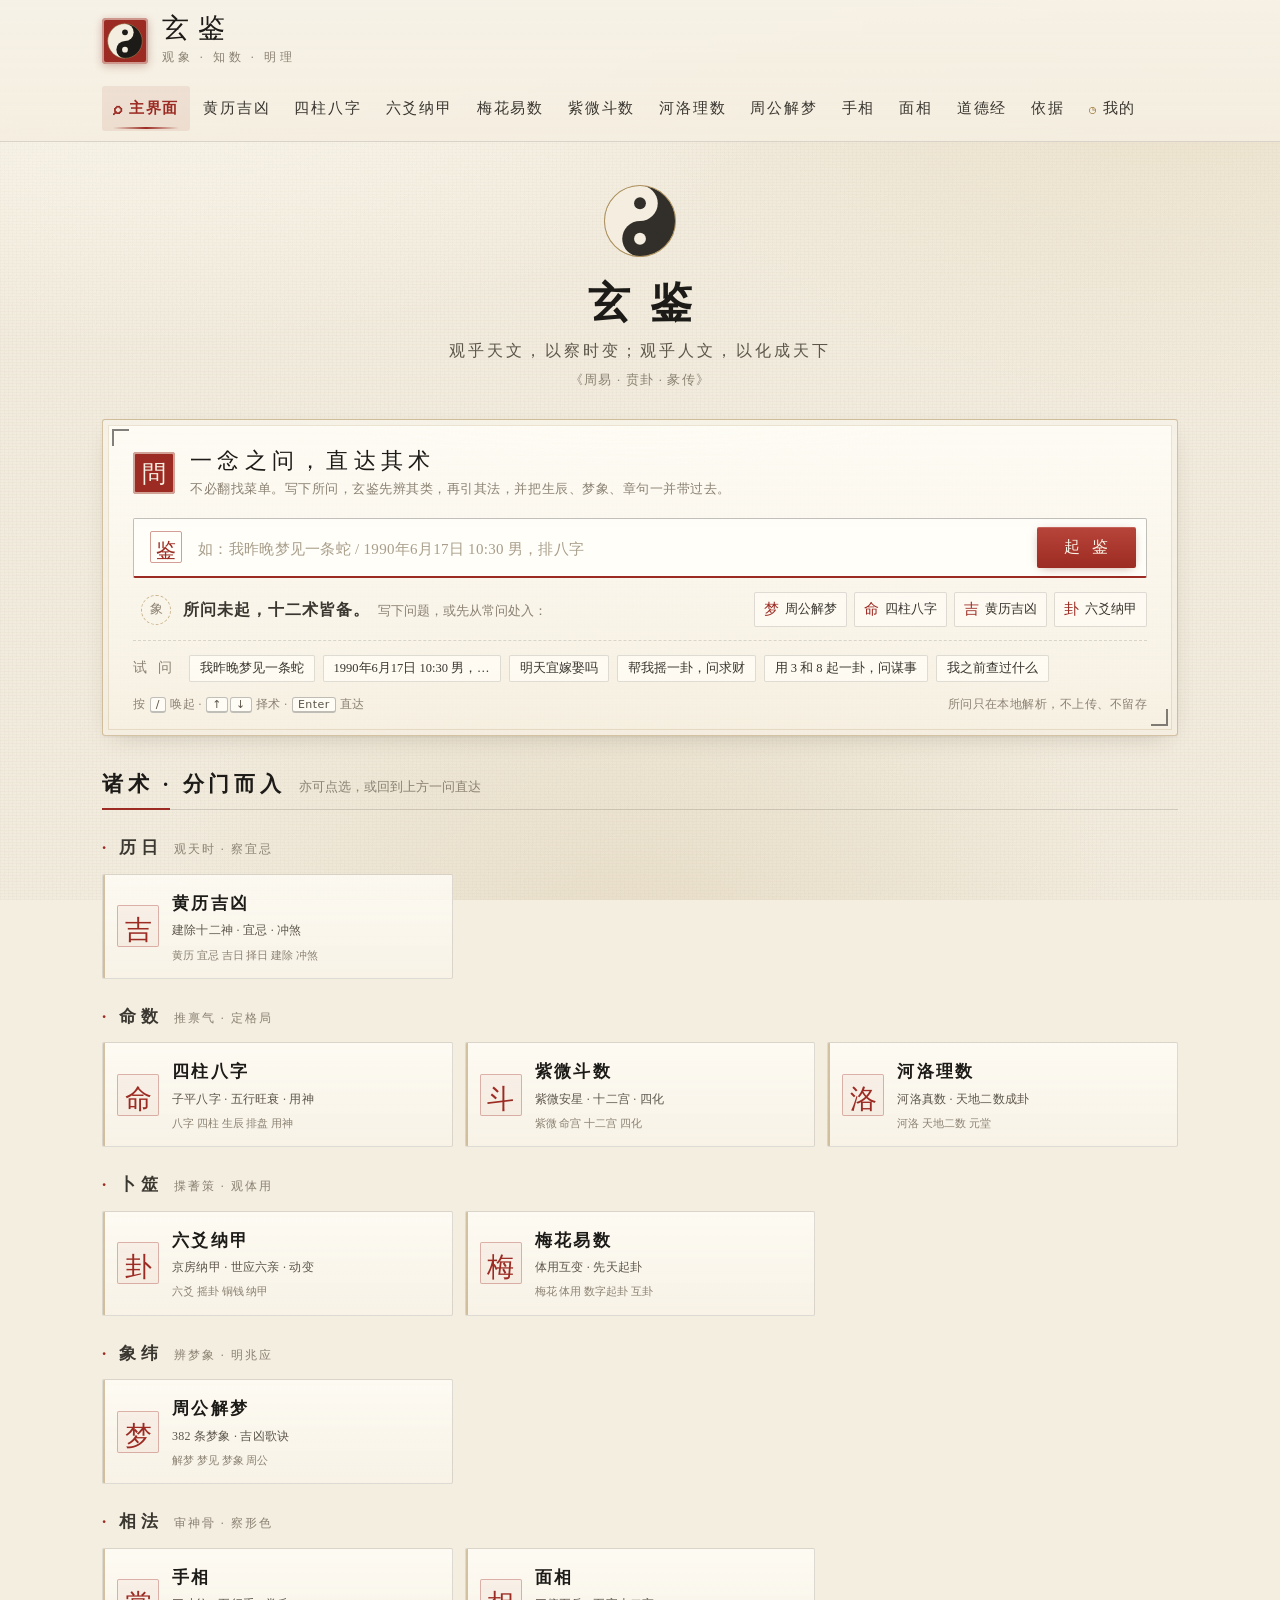
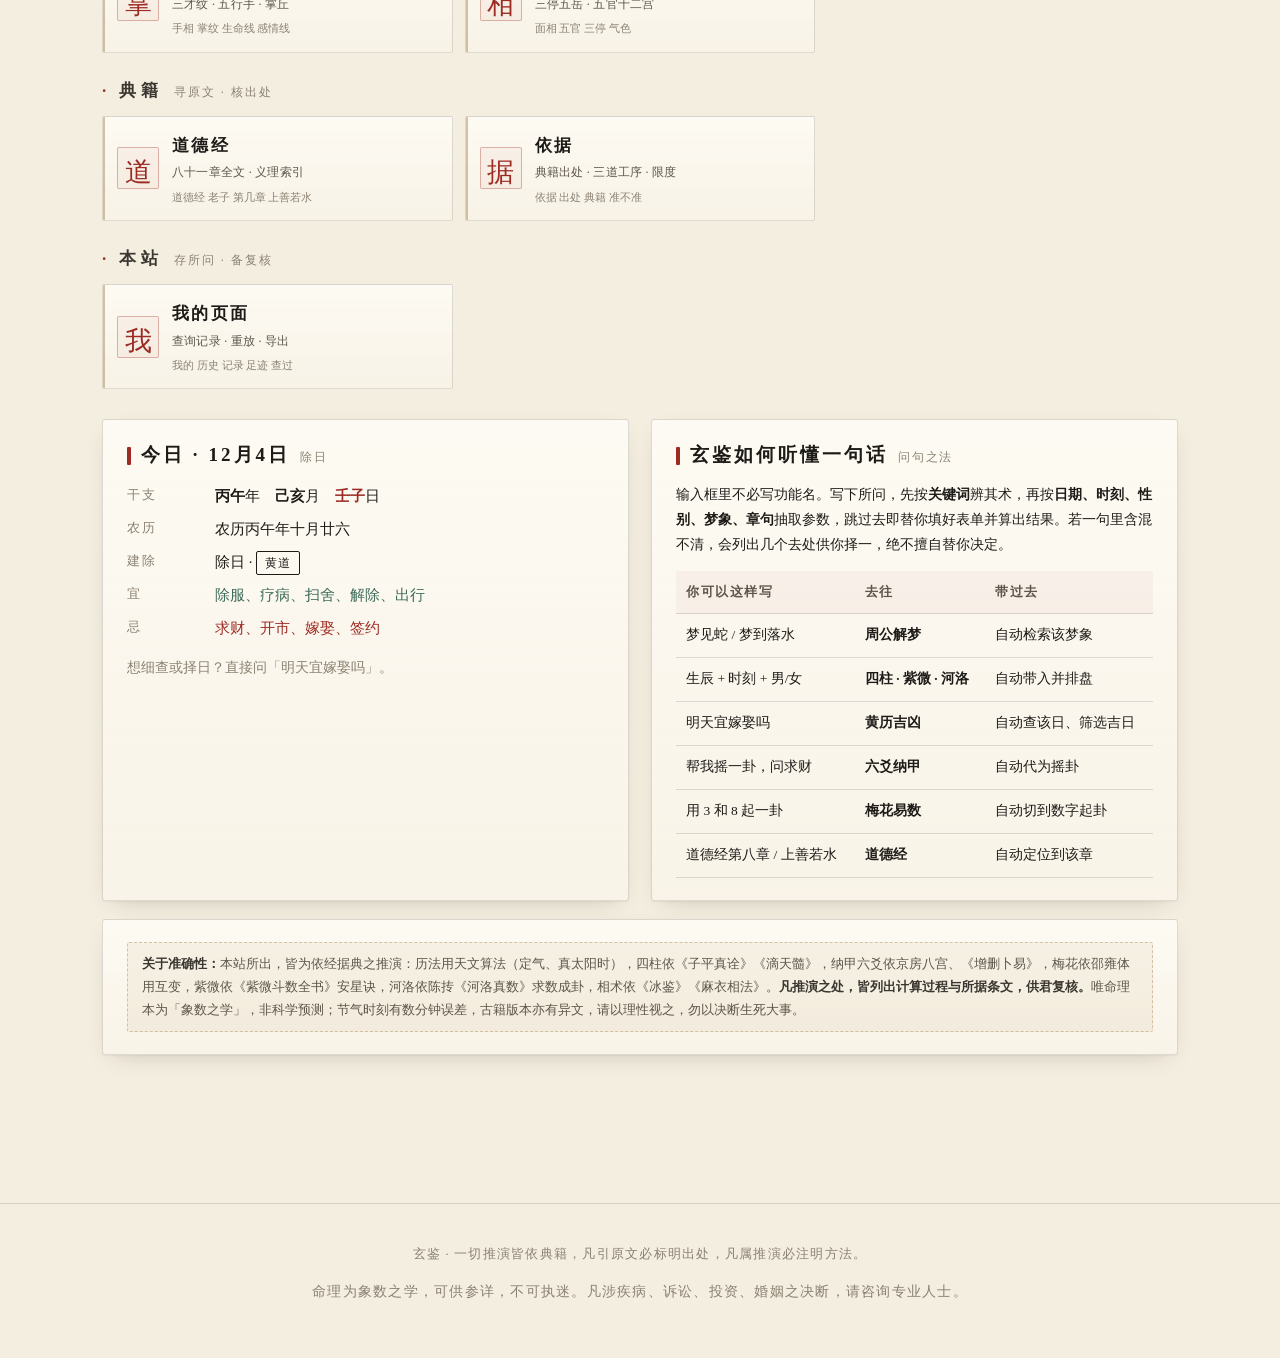
<file: index.html>
<!DOCTYPE html>
<html lang="zh-CN">
<head>
<meta charset="utf-8">
<meta name="viewport" content="width=device-width, initial-scale=1, viewport-fit=cover">
<title>玄鉴 · 一问直达的术数推演</title>
<meta name="description" content="玄鉴：写下所问，自动辨明意图并直达对应功能。周公解梦、择日吉凶、四柱八字、六爻纳甲、梅花易数、紫微斗数、河洛理数、手相面相、道德经。一切推算皆列依据与过程。">
<meta name="theme-color" content="#9c3320">
<link rel="icon" type="image/svg+xml" href="assets/img/favicon.svg">
<link rel="apple-touch-icon" href="assets/img/apple-touch-icon.png">
<link rel="manifest" href="manifest.webmanifest">
<meta name="mobile-web-app-capable" content="yes">
<meta name="apple-mobile-web-app-capable" content="yes">
<meta name="apple-mobile-web-app-status-bar-style" content="black-translucent">
<meta name="apple-mobile-web-app-title" content="玄鉴">
<link rel="stylesheet" href="assets/css/style.css">
</head>
<body>

<header class="topbar">
  <div class="topbar-in">
    <div class="brand">
      <div class="brand-seal"><img class="brand-taiji" src="assets/img/taiji.svg" alt="玄鉴 · 阴阳鱼"></div>
      <div class="brand-txt">
        <span class="brand-name">玄鉴</span>
        <span class="brand-sub">观象 · 知数 · 明理</span>
      </div>
    </div>
    <nav class="nav">
      <a href="#/home" data-route="home" class="nav-home">主界面</a>
      <a href="#/huangli" data-route="huangli">黄历吉凶</a>
      <a href="#/bazi" data-route="bazi">四柱八字</a>
      <a href="#/liuyao" data-route="liuyao">六爻纳甲</a>
      <a href="#/meihua" data-route="meihua">梅花易数</a>
      <a href="#/ziwei" data-route="ziwei">紫微斗数</a>
      <a href="#/heluo" data-route="heluo">河洛理数</a>
      <a href="#/dream" data-route="dream">周公解梦</a>
      <a href="#/palm" data-route="palm">手相</a>
      <a href="#/face" data-route="face">面相</a>
      <a href="#/daodejing" data-route="daodejing">道德经</a>
      <a href="#/about" data-route="about">依据</a>
      <a href="#/mine" data-route="mine" class="nav-mine">我的</a>
    </nav>
  </div>
</header>

<main id="app">
  <div class="card"><div class="card-title"><h2>载入中</h2></div><p class="muted">正在装配历法与卦爻数据……</p></div>
</main>

<noscript>
  <div style="max-width:1120px;margin:0 auto;padding:24px 22px"><div class="card"><div class="card-title"><h2>需要启用 JavaScript</h2></div>
  <p class="muted">本站的历法、排盘、断卦全部在你的浏览器本地完成，不上传任何数据；请启用 JavaScript 后再访。</p></div></div>
</noscript>

<footer>
  <div class="foot-in">
    <p>玄鉴 · 一切推演皆依典籍，凡引原文必标明出处，凡属推演必注明方法。</p>
    <p class="muted small">命理为象数之学，可供参详，不可执迷。凡涉疾病、诉讼、投资、婚姻之决断，请咨询专业人士。</p>
  </div>
</footer>

<!-- 内核 -->
<script src="assets/js/lib/calendar.js"></script>
<script src="assets/js/lib/lunar.js"></script>
<script src="assets/js/lib/bazi.js"></script>
<script src="assets/js/lib/liuyao.js"></script>
<script src="assets/js/lib/meihua.js"></script>
<script src="assets/js/lib/ziwei.js"></script>
<script src="assets/js/lib/heluo.js"></script>
<script src="assets/js/lib/xiang.js"></script>
<!-- 数据 -->
<script src="assets/js/data/hexagrams.js"></script>
<script src="assets/js/data/dreams.js"></script>
<script src="assets/js/data/daodejing.js"></script>
<!-- 外壳与视图 -->
<script src="assets/js/app.js"></script>
<script src="assets/js/intent.js"></script>
<script src="assets/js/history.js"></script>
<script src="assets/js/views/home.js"></script>
<script src="assets/js/views/bazi.js"></script>
<script src="assets/js/views/divine.js"></script>
<script src="assets/js/views/ziwei.js"></script>
<script src="assets/js/views/xiang.js"></script>
<script src="assets/js/views/dream.js"></script>
<script src="assets/js/views/daodejing.js"></script>
<script src="assets/js/views/mine.js"></script>
<!-- 智能主界面：覆盖 home 路由，并注册各页参数预填（须置于所有视图之后） -->
<script src="assets/js/views/portal.js"></script>
<script>
  if (window.XJApp) XJApp.start();
</script>

<button id="xj-install" class="install-fab" type="button" hidden><span>↓</span> 安装到手机</button>
<script>
/* PWA：注册 Service Worker + 浏览器原生安装提示。
   file:// 双击打开时不注册（浏览器也不允许），站点本身仍可正常使用。 */
(function () {
  if ('serviceWorker' in navigator && location.protocol !== 'file:') {
    window.addEventListener('load', function () {
      navigator.serviceWorker.register('./sw.js').catch(function () {});
    });
  }
  var btn = document.getElementById('xj-install');
  var deferred = null;
  window.addEventListener('beforeinstallprompt', function (e) {
    e.preventDefault();
    deferred = e;
    if (btn) btn.hidden = false;
  });
  window.addEventListener('appinstalled', function () {
    deferred = null;
    if (btn) btn.hidden = true;
  });
  if (btn) btn.addEventListener('click', function () {
    if (!deferred) return;
    deferred.prompt();
    deferred.userChoice.then(function () { deferred = null; btn.hidden = true; });
  });
}());
</script>
</body>
</html>
</file>
<file: assets/css/style.css>
/* ============================================================
   玄鉴 · 观物取象  视觉系统
   宣纸底 · 墨色字 · 朱砂印 · 泥金线
   ============================================================ */

:root {
  --paper: #f4eee0;
  --paper-2: #efe7d5;
  --paper-3: #e7dcc4;
  --ink: #1d1b18;
  --ink-2: #3a3630;
  --ink-3: #5c554a;
  --ink-4: #8a8172;
  --cinnabar: #9c2b23;
  --cinnabar-l: #b8453a;
  --gold: #a98a52;
  --gold-l: #c9ad76;
  --jade: #3d6b5a;
  --line: rgba(29, 27, 24, .14);
  --line-strong: rgba(29, 27, 24, .28);
  --shadow: 0 1px 2px rgba(60, 48, 30, .06), 0 8px 24px -12px rgba(60, 48, 30, .28);
  --serif: "Songti SC", "STSong", "SimSun", "Noto Serif SC", "Source Han Serif SC", "Source Han Serif", serif;
  --kai: "Kaiti SC", "STKaiti", "KaiTi", "Noto Serif SC", serif;
  --sans: "PingFang SC", "Hiragino Sans GB", "Microsoft YaHei", system-ui, sans-serif;
  --maxw: 1120px;
}

* { box-sizing: border-box; }

html { -webkit-text-size-adjust: 100%; }

body {
  margin: 0;
  color: var(--ink);
  font-family: var(--serif);
  font-size: 16px;
  line-height: 1.85;
  background-color: var(--paper);
  background-image:
    radial-gradient(1200px 700px at 12% -8%, rgba(255, 252, 242, .95), transparent 60%),
    radial-gradient(900px 600px at 92% 4%, rgba(233, 219, 190, .55), transparent 62%),
    radial-gradient(700px 700px at 50% 110%, rgba(214, 196, 160, .35), transparent 70%),
    repeating-linear-gradient(0deg, rgba(120, 100, 70, .028) 0 1px, transparent 1px 3px),
    repeating-linear-gradient(90deg, rgba(120, 100, 70, .022) 0 1px, transparent 1px 4px);
  background-attachment: fixed;
}

/* 纸张纤维噪点 */
body::before {
  content: "";
  position: fixed;
  inset: 0;
  pointer-events: none;
  z-index: 1;
  opacity: .35;
  background-image: url("data:image/svg+xml;utf8,<svg xmlns='http://www.w3.org/2000/svg' width='160' height='160'><filter id='n'><feTurbulence type='fractalNoise' baseFrequency='.85' numOctaves='3' stitchTiles='stitch'/><feColorMatrix type='saturate' values='0'/></filter><rect width='160' height='160' filter='url(%23n)' opacity='.22'/></svg>");
  mix-blend-mode: multiply;
}

a { color: var(--cinnabar); text-decoration: none; border-bottom: 1px solid rgba(156, 43, 35, .28); }
a:hover { color: var(--cinnabar-l); border-bottom-color: var(--cinnabar-l); }

h1, h2, h3, h4 { font-family: var(--kai); font-weight: 600; letter-spacing: .06em; color: var(--ink); margin: 0 0 .6em; line-height: 1.4; }

::selection { background: rgba(156, 43, 35, .16); }

/* ---------------- 顶栏 ---------------- */
.topbar {
  position: sticky; top: 0; z-index: 40;
  background: linear-gradient(180deg, rgba(246, 241, 230, .97), rgba(244, 238, 224, .93));
  backdrop-filter: blur(8px) saturate(1.1);
  border-bottom: 1px solid var(--line);
}
.topbar-in {
  max-width: var(--maxw); margin: 0 auto; padding: 14px 22px 0;
  display: flex; align-items: flex-end; justify-content: space-between; gap: 18px; flex-wrap: wrap;
}
.brand { display: flex; align-items: center; gap: 14px; }
.brand-seal {
  width: 46px; height: 46px; flex: 0 0 46px; border-radius: 4px;
  background: var(--cinnabar); display: grid; place-items: center;
  box-shadow: inset 0 0 0 2px rgba(247, 241, 227, .55), 0 2px 8px rgba(120, 30, 24, .3);
  padding: 5px;
}
.brand-taiji { display: block; width: 100%; height: 100%; }
.brand-txt { display: flex; flex-direction: column; }
.brand-name { font-family: var(--kai); font-size: 27px; letter-spacing: .34em; line-height: 1.1; }
.brand-sub { font-family: var(--serif); font-size: 12px; color: var(--ink-4); letter-spacing: .3em; margin-top: 2px; }

.nav { display: flex; gap: 2px; flex-wrap: wrap; align-items: center; padding-bottom: 10px; }
.nav a {
  border: 0; padding: 7px 11px; border-radius: 3px; color: var(--ink-2);
  font-size: 15px; letter-spacing: .12em; position: relative; white-space: nowrap;
}
.nav a:hover { color: var(--cinnabar); background: rgba(156, 43, 35, .06); }
.nav a.on { color: var(--cinnabar); background: rgba(156, 43, 35, .09); }
.nav a.on::after {
  content: ""; position: absolute; left: 11px; right: 11px; bottom: 2px; height: 2px;
  background: linear-gradient(90deg, transparent, var(--cinnabar), transparent);
}

/* ---------------- 版心 ---------------- */
main { max-width: var(--maxw); margin: 0 auto; padding: 30px 22px 90px; position: relative; z-index: 2; }

.page-head { margin-bottom: 26px; padding-bottom: 16px; border-bottom: 1px solid var(--line); position: relative; }
.page-head::after {
  content: ""; position: absolute; left: 0; bottom: -1px; width: 88px; height: 2px; background: var(--cinnabar);
}
.page-head h1 { font-size: 30px; letter-spacing: .2em; margin-bottom: 8px; }
.page-head .lede { color: var(--ink-3); font-size: 15px; max-width: 78ch; letter-spacing: .02em; }

/* ---------------- 卡片 ---------------- */
.card {
  background: linear-gradient(180deg, rgba(255, 253, 247, .82), rgba(250, 245, 234, .72));
  border: 1px solid var(--line);
  border-radius: 3px;
  box-shadow: var(--shadow);
  padding: 22px 24px;
  margin-bottom: 18px;
  position: relative;
}
.card > h2:first-child, .card > h3:first-child { margin-top: 0; }
.card-title {
  display: flex; align-items: baseline; gap: 10px; margin-bottom: 14px; flex-wrap: wrap;
}
.card-title h2, .card-title h3 { margin: 0; font-size: 19px; letter-spacing: .16em; }
.card-title .tag { font-size: 12px; color: var(--ink-4); letter-spacing: .14em; font-family: var(--sans); }
.card-title::before {
  content: ""; width: 4px; height: 18px; background: var(--cinnabar); border-radius: 1px; align-self: center; flex: 0 0 4px;
}

.rule { height: 1px; background: var(--line); margin: 18px 0; border: 0; }
.muted { color: var(--ink-4); }
.small { font-size: 13.5px; }
.center { text-align: center; }
.mt0 { margin-top: 0; }
.mb0 { margin-bottom: 0; }

/* ---------------- 表单 ---------------- */
.form-grid { display: grid; grid-template-columns: repeat(auto-fit, minmax(190px, 1fr)); gap: 14px 18px; }
.field { display: flex; flex-direction: column; gap: 6px; }
.field > label { font-size: 13.5px; color: var(--ink-3); letter-spacing: .1em; }
.field .hint { font-size: 12px; color: var(--ink-4); }

input[type=text], input[type=number], input[type=date], input[type=time], select, textarea {
  font-family: var(--serif); font-size: 15.5px; color: var(--ink);
  background: rgba(255, 253, 246, .9);
  border: 1px solid var(--line-strong); border-radius: 2px;
  padding: 9px 11px; width: 100%; outline: none;
  transition: border-color .18s, box-shadow .18s;
}
input:focus, select:focus, textarea:focus {
  border-color: var(--cinnabar); box-shadow: 0 0 0 3px rgba(156, 43, 35, .09);
}
textarea { min-height: 84px; resize: vertical; line-height: 1.7; }
select { appearance: none; background-image: linear-gradient(45deg, transparent 50%, var(--ink-3) 50%), linear-gradient(135deg, var(--ink-3) 50%, transparent 50%); background-position: calc(100% - 16px) 55%, calc(100% - 11px) 55%; background-size: 5px 5px, 5px 5px; background-repeat: no-repeat; padding-right: 30px; }

.radios { display: flex; gap: 8px; flex-wrap: wrap; }
.radios label {
  display: inline-flex; align-items: center; gap: 6px; padding: 7px 13px; cursor: pointer;
  border: 1px solid var(--line-strong); border-radius: 2px; font-size: 14.5px;
  background: rgba(255, 253, 246, .7); transition: .16s; letter-spacing: .08em;
}
.radios input { display: none; }
.radios label:has(input:checked) { background: var(--ink); color: var(--paper); border-color: var(--ink); }
.radios label:hover { border-color: var(--cinnabar); }

.btn {
  display: inline-flex; align-items: center; justify-content: center; gap: 8px;
  font-family: var(--kai); font-size: 17px; letter-spacing: .28em; text-indent: .28em;
  color: #f8f2e4; background: linear-gradient(180deg, var(--cinnabar-l), var(--cinnabar));
  border: 0; border-radius: 2px; padding: 12px 30px; cursor: pointer;
  box-shadow: 0 2px 10px -4px rgba(120, 30, 24, .55), inset 0 1px 0 rgba(255, 255, 255, .16);
  transition: transform .12s, filter .16s;
}
.btn:hover { filter: brightness(1.06); }
.btn:active { transform: translateY(1px); }
.btn.ghost {
  background: transparent; color: var(--ink-2); border: 1px solid var(--line-strong);
  font-family: var(--serif); font-size: 14.5px; letter-spacing: .14em; box-shadow: none; padding: 8px 16px;
}
.btn.ghost:hover { border-color: var(--cinnabar); color: var(--cinnabar); }
.btn-row { display: flex; gap: 12px; flex-wrap: wrap; align-items: center; margin-top: 18px; }

/* ---------------- 四柱 ---------------- */
.pillars { display: grid; grid-template-columns: 1.1fr repeat(4, 1fr); gap: 0; border: 1px solid var(--line-strong); background: rgba(255, 253, 246, .6); }
.pillars > div { padding: 10px 8px; text-align: center; border-left: 1px solid var(--line); }
.pillars > div:first-child { border-left: 0; }
.pillar-head { font-size: 12.5px; color: var(--ink-4); letter-spacing: .2em; background: rgba(156, 43, 35, .05); }
.pillar-gz { font-family: var(--kai); font-size: 30px; line-height: 1.25; letter-spacing: .1em; }
.pillar-gz .gz-g { display: inline-block; }
.gz-meta { font-size: 12.5px; color: var(--ink-3); letter-spacing: .04em; }
.pillar-day { background: rgba(169, 138, 82, .1); }
.pillar-row-label { font-size: 12.5px; color: var(--ink-4); writing-mode: horizontal-tb; }

.wx-木 { color: #2f6b4f; }
.wx-火 { color: #a8322a; }
.wx-土 { color: #8a6a2f; }
.wx-金 { color: #6b6250; }
.wx-水 { color: #2b4a6b; }

/* ---------------- 五行条 ---------------- */
.wx-bars { display: grid; gap: 9px; margin: 4px 0 0; }
.wx-bar { display: grid; grid-template-columns: 42px 1fr 62px; align-items: center; gap: 10px; font-size: 13.5px; }
.wx-bar .track { height: 9px; background: rgba(120, 100, 70, .12); border-radius: 5px; overflow: hidden; }
.wx-bar .fill { height: 100%; border-radius: 5px; background: linear-gradient(90deg, var(--gold-l), var(--gold)); }
.wx-bar .fill.wx-木 { background: linear-gradient(90deg, #6ea38a, #2f6b4f); }
.wx-bar .fill.wx-火 { background: linear-gradient(90deg, #cf6a5b, #a8322a); }
.wx-bar .fill.wx-土 { background: linear-gradient(90deg, #c2a165, #8a6a2f); }
.wx-bar .fill.wx-金 { background: linear-gradient(90deg, #a9a08c, #6b6250); }
.wx-bar .fill.wx-水 { background: linear-gradient(90deg, #6d8fae, #2b4a6b); }
.wx-bar .val { text-align: right; color: var(--ink-3); font-variant-numeric: tabular-nums; }

/* ---------------- 断语 ---------------- */
.section-list { display: grid; gap: 16px; }
.section-item { border-left: 2px solid var(--gold); padding: 2px 0 2px 16px; }
.section-item h3 { font-size: 17px; margin: 0 0 6px; letter-spacing: .14em; color: var(--ink); }
.section-item p { margin: 0; color: var(--ink-2); }
.section-item .basis {
  margin-top: 8px; font-size: 12.5px; color: var(--ink-4); letter-spacing: .02em;
  padding-top: 5px; border-top: 1px dashed var(--line);
}
.section-item .basis::before { content: "据 "; color: var(--cinnabar); }

/* ---------------- 表格 ---------------- */
table { width: 100%; border-collapse: collapse; font-size: 14.5px; }
th, td { padding: 9px 10px; text-align: left; border-bottom: 1px solid var(--line); vertical-align: top; }
th { font-weight: 600; color: var(--ink-3); font-size: 13px; letter-spacing: .12em; background: rgba(156, 43, 35, .04); white-space: nowrap; }
tbody tr:hover { background: rgba(255, 253, 246, .7); }

/* ---------------- 卦 ---------------- */
.hex-wrap { display: grid; grid-template-columns: 132px 1fr; gap: 24px; align-items: start; }
.hex-figure { display: grid; gap: 7px; padding: 16px 14px; background: rgba(255, 253, 246, .75); border: 1px solid var(--line-strong); border-radius: 2px; }
.hex-line { height: 9px; display: flex; gap: 12px; }
.hex-line i { background: var(--ink); border-radius: 1px; flex: 1; }
.hex-line.i0 i { flex: 0 0 0; }
.hex-line.i0 em { flex: 1; display: flex; gap: 12px; }
.hex-line.i0 em i { flex: 1; }
.hex-line.moving i, .hex-line.moving em i { background: var(--cinnabar); }
.hex-line.broken i { background: var(--ink-4); }

.trigram-mini { display: flex; gap: 4px; }
.trigram-mini span { width: 10px; height: 10px; }

.kv { display: grid; grid-template-columns: 86px 1fr; gap: 6px 12px; font-size: 14.5px; }
.kv dt { color: var(--ink-4); letter-spacing: .12em; font-size: 13px; }
.kv dd { margin: 0; }

.yao-table td:first-child { font-family: var(--kai); font-size: 15px; color: var(--ink-3); white-space: nowrap; }
.yao-move { color: var(--cinnabar); font-size: 12px; border: 1px solid rgba(156, 43, 35, .3); padding: 0 4px; border-radius: 2px; margin-left: 6px; }

/* ---------------- 引用块 ---------------- */
.quote {
  font-family: var(--kai); font-size: 17px; line-height: 2; color: var(--ink-2);
  padding: 12px 18px; background: rgba(169, 138, 82, .07);
  border-left: 3px solid var(--gold); margin: 12px 0;
}
.quote .src { display: block; font-family: var(--serif); font-size: 12.5px; color: var(--ink-4); margin-top: 8px; }

/* ---------------- 徽标/标签 ---------------- */
.badge {
  display: inline-block; font-size: 12px; letter-spacing: .1em; padding: 1px 8px; border-radius: 2px;
  border: 1px solid currentColor; line-height: 1.7;
}
.badge.吉 { color: #2f6b4f; }
.badge.凶 { color: #9c2b23; }
.badge.中 { color: #8a6a2f; }
.badge.原典 { color: #2f6b4f; }
.badge.通行 { color: #8a6a2f; }
.badge.演绎 { color: #5c554a; }

/* ---------------- 首页 ---------------- */
.hero { padding: 26px 0 10px; text-align: center; position: relative; }
.hero h1 { font-size: 46px; letter-spacing: .5em; text-indent: .5em; margin-bottom: 6px; }
.hero .epi { font-family: var(--kai); font-size: 17px; color: var(--ink-3); letter-spacing: .24em; }
.hero .epi-src { font-size: 12.5px; color: var(--ink-4); margin-top: 4px; letter-spacing: .1em; }
.taiji { width: 108px; height: 108px; margin: 4px auto 10px; animation: spin 48s linear infinite; opacity: .9; }
@keyframes spin { to { transform: rotate(360deg); } }
@media (prefers-reduced-motion: reduce) { .taiji { animation: none; } }

.entry-grid { display: grid; grid-template-columns: repeat(auto-fill, minmax(168px, 1fr)); gap: 14px; margin-top: 22px; }
.entry {
  display: block; text-align: center; padding: 20px 12px 18px; border: 1px solid var(--line);
  background: linear-gradient(180deg, rgba(255, 253, 247, .8), rgba(250, 245, 234, .55));
  border-radius: 2px; color: var(--ink); transition: .18s; position: relative; overflow: hidden;
}
.entry:hover { border-color: var(--cinnabar); transform: translateY(-2px); box-shadow: 0 10px 26px -16px rgba(120, 30, 24, .5); color: var(--ink); }
.entry .gl { font-family: var(--kai); font-size: 26px; letter-spacing: .1em; display: block; }
.entry .en { font-size: 11.5px; color: var(--ink-4); letter-spacing: .26em; text-transform: uppercase; display: block; margin-top: 3px; }
.entry .ds { font-size: 12.5px; color: var(--ink-3); margin-top: 7px; display: block; letter-spacing: .04em; }

/* ---------------- 提示 ---------------- */
.notice {
  font-size: 13px; color: var(--ink-3); background: rgba(169, 138, 82, .08);
  border: 1px dashed rgba(169, 138, 82, .45); padding: 10px 14px; border-radius: 2px; line-height: 1.75;
}
.notice b { color: var(--ink-2); }

.err { color: var(--cinnabar); font-size: 14px; }

/* ---------------- 折叠 ---------------- */
details { border: 1px solid var(--line); border-radius: 2px; padding: 0 14px; background: rgba(255, 253, 246, .5); margin-bottom: 10px; }
details[open] { padding-bottom: 12px; }
summary { cursor: pointer; padding: 11px 0; font-family: var(--kai); font-size: 16.5px; letter-spacing: .12em; color: var(--ink-2); list-style: none; }
summary::-webkit-details-marker { display: none; }
summary::before { content: "卦 "; color: var(--cinnabar); font-size: 12px; margin-right: 8px; }
details .quote:last-child { margin-bottom: 0; }

/* ---------------- 手相/面相 SVG ---------------- */
.palm-stage { position: relative; }
.palm-stage svg { width: 100%; max-width: 420px; display: block; margin: 0 auto; }
.palm-hot { cursor: pointer; }
.palm-hot:hover .hit { fill: rgba(156, 43, 35, .1); }
.palm-hot.on .hit { fill: rgba(156, 43, 35, .16); }
.palm-hot.on .ln { stroke-width: 4; }
.feature-list { display: grid; gap: 10px; }
.feature {
  border: 1px solid var(--line); border-left: 2px solid var(--line-strong); padding: 10px 14px; border-radius: 2px;
  background: rgba(255, 253, 246, .6); cursor: pointer; transition: .16s;
}
.feature:hover, .feature.on { border-left-color: var(--cinnabar); background: rgba(156, 43, 35, .045); }
.feature h4 { margin: 0 0 2px; font-size: 15.5px; letter-spacing: .12em; }
.feature .f-desc { font-size: 13px; color: var(--ink-3); }

/* ---------------- 道德经 ---------------- */
.chapter-list { display: grid; grid-template-columns: repeat(auto-fill, minmax(74px, 1fr)); gap: 6px; margin-bottom: 18px; }
.chapter-list a { text-align: center; padding: 6px 0; border: 1px solid var(--line); border-radius: 2px; font-size: 13.5px; color: var(--ink-2); background: rgba(255, 253, 246, .55); }
.chapter-list a:hover, .chapter-list a.on { border-color: var(--cinnabar); color: var(--cinnabar); background: rgba(156, 43, 35, .06); }
.dd-text { font-family: var(--kai); font-size: 19px; line-height: 2.15; letter-spacing: .03em; color: var(--ink); text-indent: 2em; }
.dd-text p { margin: 0 0 .5em; }

/* ---------------- 页脚 ---------------- */
footer {
  border-top: 1px solid var(--line); margin-top: 40px; padding: 26px 22px 40px;
  text-align: center; font-size: 12.5px; color: var(--ink-4); letter-spacing: .1em; position: relative; z-index: 2;
}
footer .f-line { margin: 4px 0; }

/* ---------------- 响应式 ---------------- */
@media (max-width: 820px) {
  body { font-size: 15.5px; }
  main { padding: 20px 14px 70px; }
  .topbar-in { padding: 10px 14px 0; align-items: center; }
  .brand-seal { width: 38px; height: 38px; flex-basis: 38px; padding: 4px; }
  .brand-name { font-size: 22px; letter-spacing: .26em; }
  .nav { gap: 0; padding-bottom: 6px; overflow-x: auto; flex-wrap: nowrap; width: 100%; -webkit-overflow-scrolling: touch; }
  .nav::-webkit-scrollbar { display: none; }
  .nav a { padding: 6px 9px; font-size: 14px; }
  .page-head h1 { font-size: 24px; }
  .hero h1 { font-size: 34px; letter-spacing: .34em; }
  .hero .epi { font-size: 14px; }
  .pillars { grid-template-columns: repeat(4, 1fr); }
  .pillars .pillars-empty { display: none; }
  .pillar-gz { font-size: 22px; }
  .hex-wrap { grid-template-columns: 1fr; }
  .hex-figure { max-width: 240px; margin: 0 auto; }
  .kv { grid-template-columns: 74px 1fr; }
  .card { padding: 16px 15px; }
  th, td { padding: 7px 6px; font-size: 13.5px; }
}

@media print {
  .topbar, footer, .btn, .btn-row { display: none; }
  body { background: #fff; }
  .card { box-shadow: none; border-color: #ccc; }
}

/* ============================================================
   二〇二五增补：紫微盘 · 掌面图 · 解梦 · 道德经
   ============================================================ */

/* ---------------- 通用栅格 ---------------- */
.grid-2 { display: grid; grid-template-columns: 1fr 1fr; gap: 22px; align-items: start; }
.grid-3 { display: grid; grid-template-columns: repeat(3, 1fr); gap: 16px; align-items: start; }
.grid-2 > .card, .grid-3 > .card { margin: 0; }
.form-grid.one { grid-template-columns: 1fr; }

/* ---------------- 紫微斗数盘 ---------------- */
.zw-board {
  display: grid;
  grid-template-columns: repeat(4, 1fr);
  gap: 0;
  border: 1px solid var(--line-strong);
  background: rgba(255, 253, 246, .55);
  box-shadow: inset 0 0 0 4px rgba(255, 253, 246, .6);
}
.zw-cell { border: 1px solid var(--line); min-height: 132px; padding: 8px 10px; position: relative; }
.zw-gong { height: 100%; display: flex; flex-direction: column; gap: 3px; }
.zw-gong.ming { background: rgba(156, 43, 35, .045); }
.zw-gong.ming .zw-name { color: var(--cinnabar); font-weight: 700; }
.zw-head {
  display: flex; justify-content: space-between; align-items: baseline; gap: 6px;
  border-bottom: 1px dotted var(--line); padding-bottom: 2px;
}
.zw-name { font-family: var(--kai); font-size: 13px; letter-spacing: .08em; color: var(--ink-2); }
.zw-gz { font-size: 11px; color: var(--ink-4); white-space: nowrap; }
.zw-stars { display: flex; flex-wrap: wrap; gap: 0 7px; font-family: var(--kai); font-size: 15px; line-height: 1.55; }
.zw-star { color: var(--ink); }
.hua {
  font-style: normal; font-size: 9.5px; color: var(--cinnabar);
  border: 1px solid rgba(156, 43, 35, .35); border-radius: 2px;
  padding: 0 1px; margin-left: 1px; vertical-align: super; line-height: 1;
}
.zw-fu-row { display: flex; flex-wrap: wrap; gap: 2px 7px; font-size: 11px; color: var(--ink-4); }
.zw-shen {
  margin-top: auto; font-size: 10.5px; color: var(--jade);
  letter-spacing: .14em; border-top: 1px dotted var(--line); padding-top: 1px;
}
.zw-center {
  grid-row: 2 / 4; grid-column: 2 / 4;
  display: flex; align-items: center; justify-content: center;
  background: linear-gradient(150deg, rgba(255, 253, 247, .95), rgba(238, 229, 210, .85));
  border: 1px solid var(--line-strong);
}
.zw-center-in { text-align: center; padding: 8px; width: 100%; }
.zw-year { font-family: var(--kai); font-size: 15px; letter-spacing: .14em; color: var(--ink-2); }
.zw-ju {
  display: inline-block; margin-top: 6px; padding: 1px 12px;
  border: 1px solid var(--gold); color: #8a6d3b; border-radius: 999px;
  font-size: 12.5px; letter-spacing: .18em;
}

/* ---------------- 掌图 / 面图 ---------------- */
.palm-stage svg { width: 100%; max-width: 420px; display: block; margin: 0 auto; }
.face-stage svg { max-width: 330px; }
.palm-legend { display: flex; justify-content: center; gap: 10px; margin-top: 6px; flex-wrap: wrap; }
.palm-legend .badge { cursor: pointer; }
.palm-hot { cursor: pointer; }
.palm-hot path.hit, .palm-hot ellipse.hit { fill: rgba(0, 0, 0, 0); }
.palm-stage:not(.face-stage) .palm-hot path.hit {
  stroke: rgba(0, 0, 0, 0); stroke-width: 18; stroke-linecap: round; stroke-linejoin: round;
}
.palm-hot:hover .hit { fill: rgba(156, 43, 35, .1); }
.palm-stage:not(.face-stage) .palm-hot:hover path.hit { stroke: rgba(156, 43, 35, .1); }
.palm-hot.on .hit { fill: rgba(156, 43, 35, .16); }
.palm-stage:not(.face-stage) .palm-hot.on path.hit { stroke: rgba(156, 43, 35, .16); }
.palm-hot path.ln { fill: none; stroke: var(--ink-3); stroke-width: 3; stroke-linecap: round; }
.palm-hot.on path.ln { stroke: var(--cinnabar); stroke-width: 3.8; }

/* ---------------- 周公解梦 ---------------- */
.dream-search { display: flex; gap: 10px; }
.dream-search input { flex: 1 1 auto; }
.dream-cats { display: flex; flex-wrap: wrap; gap: 8px; margin-top: 14px; }
.dream-cat-btn { cursor: pointer; }
.dream-cat-btn i { font-style: normal; opacity: .5; font-size: 10.5px; margin-left: 4px; }
.dream-list { display: grid; gap: 10px; }
.dream-item {
  border: 1px solid var(--line); border-left: 3px solid rgba(156, 43, 35, .35);
  border-radius: 2px; padding: 10px 14px; background: rgba(255, 253, 247, .6);
}
.dream-head { display: flex; align-items: center; gap: 8px; flex-wrap: wrap; font-size: 15px; }
.dream-g { font-size: 11.5px; padding: 0 6px; border: 1px solid currentColor; border-radius: 2px; letter-spacing: .1em; }
.g-ji { color: var(--cinnabar); }
.g-xiong { color: var(--ink-4); }
.g-zhong { color: var(--gold); }
.dream-src { font-size: 11px; padding: 0 5px; border: 1px dashed var(--line-strong); color: var(--ink-4); border-radius: 2px; }
.dream-src.s-yuan { color: var(--jade); border-color: rgba(61, 107, 90, .4); }
.dream-src.s-yan { color: var(--gold); border-color: rgba(169, 138, 82, .5); }
.dream-cat { margin-left: auto; font-size: 11.5px; color: var(--ink-4); letter-spacing: .1em; }
.dream-quote { font-family: var(--kai); color: var(--cinnabar); font-size: 15px; margin: 3px 0 2px; letter-spacing: .04em; }
.dream-quote .muted { margin-left: 6px; font-size: 11.5px; }
.dream-text { margin: .25em 0 .45em; font-size: 14.5px; color: var(--ink-2); }
.dream-keys { display: flex; flex-wrap: wrap; gap: 6px; }
.dream-keys span { font-size: 11px; color: var(--ink-4); background: rgba(29, 27, 24, .05); padding: 0 6px; border-radius: 2px; }

/* ---------------- 道德经 ---------------- */
.dd-side { position: sticky; top: 96px; }
.chapter-list {
  list-style: none; margin: 12px 0 0; padding: 0;
  max-height: 58vh; overflow: auto;
  columns: 2; column-gap: 12px;
  border-top: 1px solid var(--line); padding-top: 8px;
}
.chapter-list li { break-inside: avoid; margin: 0 0 1px; }
.chapter-list a {
  display: flex; gap: 7px; align-items: baseline;
  font-size: 13.5px; color: var(--ink-2); border-bottom: none; padding: 2px 4px; border-radius: 2px;
}
.chapter-list a .no { flex: 0 0 20px; text-align: right; font-size: 10.5px; color: var(--ink-4); }
.chapter-list a:hover { background: rgba(156, 43, 35, .06); color: var(--cinnabar); }
.chapter-list a.on { color: var(--cinnabar); background: rgba(156, 43, 35, .08); }
.dd-text {
  font-family: var(--kai); font-size: 17.5px; line-height: 2.1;
  letter-spacing: .035em; text-align: justify; color: var(--ink);
}
.dd-meta { display: flex; gap: 8px; flex-wrap: wrap; margin-top: 14px; }
.dd-hit { border-bottom: 1px dotted var(--line); padding: 6px 2px; cursor: pointer; }
.dd-hit:hover { background: rgba(156, 43, 35, .05); }
.dd-hit p { margin: 2px 0 0; }

/* ---------------- 窄屏 ---------------- */
@media (max-width: 860px) {
  .grid-2, .grid-3 { grid-template-columns: 1fr; }
  .dd-side { position: static; }
  .chapter-list { max-height: none; columns: 2; }
  .zw-cell { min-height: 108px; padding: 6px 7px; }
  .zw-stars { font-size: 13.5px; }
  .zw-name { font-size: 12px; }
}
@media (max-width: 520px) {
  .zw-cell { min-height: 96px; padding: 4px 5px; }
  .zw-stars { font-size: 12.5px; gap: 0 5px; }
  .hua { font-size: 8.5px; }
  .chapter-list { columns: 1; }
  .dd-text { font-size: 16px; }
}

/* ---------------- 补遗：干支高亮 · 宜忌 · 辅星 · 道德经检索 ---------------- */
.hl { font-weight: 600; letter-spacing: .02em; }
.kv dd.yi { color: var(--jade); }
.kv dd.ji { color: var(--cinnabar); }
.zw-fu { font-size: 10.5px; color: var(--ink-4); letter-spacing: .02em; }
.dd-search { display: flex; gap: 10px; margin-bottom: 10px; }
.dd-search input { flex: 1 1 auto; }

/* ============================================================
   智能主界面 · 一问直达
   ============================================================ */
.nav-home { color: var(--cinnabar); font-weight: 600; }
.nav-home::before { content: "⌕"; margin-right: 5px; font-size: 17px; vertical-align: -1px; }
.nav-mine::before { content: "◷"; margin-right: 5px; font-size: 14px; color: var(--gold); vertical-align: -1px; }

.portal-hero { padding: 12px 0 4px; }
.portal-hero h1 { font-size: 42px; letter-spacing: .48em; text-indent: .48em; margin-bottom: 4px; }
.portal-hero .epi { font-size: 15.5px; letter-spacing: .2em; }
.portal-taiji { width: 74px; height: 74px; margin: 0 auto 6px; }

/* ---------------- 问句台 ---------------- */
.oracle {
  position: relative;
  margin: 22px 0 30px;
  padding: 26px 30px 20px;
  background:
    radial-gradient(700px 200px at 50% -30%, rgba(255, 253, 244, .95), transparent 70%),
    linear-gradient(180deg, rgba(255, 253, 247, .9), rgba(248, 242, 228, .78));
  border: 1px solid rgba(169, 138, 82, .5);
  border-radius: 3px;
  box-shadow: var(--shadow), inset 0 0 0 5px rgba(255, 253, 247, .55), inset 0 0 0 6px rgba(169, 138, 82, .22);
}
.oracle::before, .oracle::after {
  content: ""; position: absolute; width: 15px; height: 15px; pointer-events: none;
  border-color: var(--cinnabar); opacity: .55;
}
.oracle::before { left: 9px; top: 9px; border-left: 2px solid; border-top: 2px solid; }
.oracle::after { right: 9px; bottom: 9px; border-right: 2px solid; border-bottom: 2px solid; }

.oracle-head { display: flex; align-items: center; gap: 15px; margin-bottom: 18px; }
.oracle-seal {
  flex: 0 0 42px; width: 42px; height: 42px; display: grid; place-items: center;
  background: var(--cinnabar); color: #f8f2e4; font-family: var(--kai); font-size: 24px;
  border-radius: 3px; box-shadow: inset 0 0 0 2px rgba(248, 242, 228, .6);
}
.oracle-title { font-family: var(--kai); font-size: 22px; letter-spacing: .24em; color: var(--ink); line-height: 1.4; }
.oracle-sub { font-size: 13px; color: var(--ink-4); letter-spacing: .04em; margin-top: 2px; line-height: 1.65; }

.oracle-box {
  display: flex; align-items: center; gap: 14px;
  background: rgba(255, 254, 249, .92);
  border: 1px solid var(--line-strong);
  border-bottom: 2px solid var(--cinnabar);
  border-radius: 2px; padding: 8px 10px 8px 16px;
  transition: box-shadow .2s, border-color .2s;
}
.oracle-box:focus-within { border-color: var(--cinnabar); box-shadow: 0 0 0 4px rgba(156, 43, 35, .09); }
.oracle-glyph {
  font-family: var(--kai); font-size: 20px; color: var(--cinnabar);
  border: 1px solid rgba(156, 43, 35, .45); border-radius: 2px;
  width: 32px; height: 32px; display: grid; place-items: center; flex: 0 0 32px;
}
.oracle-input {
  flex: 1 1 auto; min-width: 0; border: 0 !important; outline: none !important;
  box-shadow: none !important; background: transparent !important;
  font-family: var(--kai); font-size: 20px; letter-spacing: .06em;
  color: var(--ink); padding: 7px 2px; width: auto !important;
}
.oracle-input::placeholder { color: #a99e8b; font-family: var(--serif); font-size: 15px; letter-spacing: .02em; }
.oracle-input::-webkit-search-cancel-button { cursor: pointer; }
.oracle-btn { flex: 0 0 auto; padding: 10px 24px; font-size: 16px; letter-spacing: .24em; text-indent: .24em; }

/* ---------------- 实时意图建议 ---------------- */
.oracle-sug { min-height: 62px; padding-top: 14px; }
.sug-idle { display: flex; align-items: center; gap: 12px; flex-wrap: wrap; color: var(--ink-3); }
.sug-idle-mark {
  font-family: var(--kai); font-size: 16px; color: var(--gold);
  border: 1px dashed rgba(169, 138, 82, .6); border-radius: 50%;
  width: 30px; height: 30px; display: grid; place-items: center; flex: 0 0 30px;
}
.sug-idle b { color: var(--ink-2); font-weight: 600; letter-spacing: .06em; }
.sug-idle span { font-size: 12.5px; color: var(--ink-4); margin-left: 8px; }
.sug-quicks { display: flex; gap: 7px; flex-wrap: wrap; margin-left: auto; }
.sug-quick {
  display: inline-flex; align-items: center; gap: 5px; font-size: 12.5px;
  color: var(--ink-2); border: 1px solid var(--line); border-bottom: 1px solid var(--line);
  background: rgba(255, 253, 246, .7); padding: 3px 9px; border-radius: 2px;
}
.sug-quick:hover { border-color: var(--cinnabar); color: var(--cinnabar); }
.sug-quick b { font-family: var(--kai); color: var(--cinnabar); font-size: 15px; font-weight: 400; }
.sug-empty { font-size: 13px; color: var(--ink-4); padding: 8px 2px; line-height: 1.7; }

.sug-head {
  display: flex; align-items: baseline; gap: 10px; flex-wrap: wrap;
  font-size: 13.5px; color: var(--ink-3); margin: 0 0 9px; letter-spacing: .06em;
}
.sug-head b { font-family: var(--kai); font-size: 17px; color: var(--cinnabar); letter-spacing: .14em; }
.sug-head span { font-size: 12px; color: var(--ink-4); }
.sug-head.dim b { color: var(--ink-2); }
.sug-list { display: grid; gap: 6px; }
.sug-item {
  display: flex; align-items: center; gap: 12px; width: 100%; text-align: left;
  font-family: var(--serif); cursor: pointer;
  background: rgba(255, 253, 246, .6); border: 1px solid var(--line);
  border-left: 3px solid transparent; border-radius: 2px; padding: 8px 12px;
  transition: .15s; color: var(--ink);
}
.sug-item:hover { background: rgba(156, 43, 35, .05); border-color: rgba(156, 43, 35, .3); }
.sug-item.on { border-left-color: var(--cinnabar); background: rgba(156, 43, 35, .07); border-color: rgba(156, 43, 35, .34); }
.sug-gl {
  font-family: var(--kai); font-size: 21px; color: var(--cinnabar);
  flex: 0 0 30px; text-align: center; line-height: 1.2;
}
.sug-main { display: flex; flex-direction: column; min-width: 0; flex: 1 1 auto; }
.sug-main b { font-family: var(--kai); font-size: 16px; letter-spacing: .12em; font-weight: 600; }
.sug-why { font-size: 12px; color: var(--ink-4); letter-spacing: .02em; white-space: nowrap; overflow: hidden; text-overflow: ellipsis; }
.sug-tag { font-size: 11.5px; color: var(--gold); border: 1px solid rgba(169, 138, 82, .45); padding: 0 7px; border-radius: 2px; white-space: nowrap; }
.sug-go { font-size: 12px; color: var(--cinnabar); white-space: nowrap; letter-spacing: .06em; }

.oracle-ex { display: flex; align-items: center; gap: 8px; flex-wrap: wrap; padding-top: 14px; border-top: 1px dashed var(--line); }
.ex-label { font-family: var(--kai); font-size: 13.5px; color: var(--ink-4); letter-spacing: .3em; margin-right: 4px; }
.ex-chip {
  font-family: var(--serif); font-size: 12.5px; color: var(--ink-2); cursor: pointer;
  background: rgba(255, 253, 246, .8); border: 1px solid var(--line);
  border-radius: 2px; padding: 4px 10px; transition: .15s;
}
.ex-chip:hover { color: var(--cinnabar); border-color: var(--cinnabar); background: rgba(156, 43, 35, .05); }
.oracle-help {
  display: flex; justify-content: space-between; gap: 10px; flex-wrap: wrap;
  font-size: 11.5px; color: var(--ink-4); margin-top: 12px; letter-spacing: .04em;
}
kbd {
  font-family: var(--sans); font-size: 11px; border: 1px solid var(--line-strong);
  border-bottom-width: 2px; border-radius: 3px; padding: 0 5px; margin: 0 1px;
  background: rgba(255, 253, 246, .9); color: var(--ink-3);
}

/* ---------------- 十二术分组 ---------------- */
.portal-sec { display: flex; align-items: baseline; gap: 14px; flex-wrap: wrap; border-bottom: 1px solid var(--line); padding-bottom: 10px; margin: 34px 0 4px; position: relative; }
.portal-sec::after { content: ""; position: absolute; left: 0; bottom: -1px; width: 68px; height: 2px; background: var(--cinnabar); }
.portal-sec h2 { font-size: 21px; letter-spacing: .22em; margin: 0; }
.portal-sec span { font-size: 12.5px; color: var(--ink-4); }

.fn-group { margin-top: 22px; }
.fn-group-head { display: flex; align-items: baseline; gap: 12px; margin-bottom: 10px; }
.fn-group-head b { font-family: var(--kai); font-size: 17px; letter-spacing: .26em; color: var(--ink-2); }
.fn-group-head b::before { content: "· "; color: var(--cinnabar); }
.fn-group-head span { font-size: 12px; color: var(--ink-4); letter-spacing: .16em; }
.fn-grid { display: grid; grid-template-columns: repeat(auto-fill, minmax(268px, 1fr)); gap: 12px; }
.fn-card {
  display: flex; align-items: center; gap: 13px; position: relative;
  padding: 13px 14px; color: var(--ink); border: 1px solid var(--line); border-bottom: 1px solid var(--line);
  background: linear-gradient(180deg, rgba(255, 253, 247, .82), rgba(250, 245, 234, .6));
  border-radius: 2px; transition: .18s; overflow: hidden;
}
.fn-card::before { content: ""; position: absolute; left: 0; top: 0; bottom: 0; width: 2px; background: var(--gold); opacity: .5; }
.fn-card:hover { border-color: var(--cinnabar); transform: translateY(-2px); box-shadow: 0 12px 26px -18px rgba(120, 30, 24, .6); color: var(--ink); }
.fn-card:hover::before { background: var(--cinnabar); opacity: 1; }
.fn-gl {
  font-family: var(--kai); font-size: 27px; color: var(--cinnabar);
  flex: 0 0 42px; width: 42px; height: 42px; display: grid; place-items: center;
  border: 1px solid rgba(156, 43, 35, .32); border-radius: 2px; background: rgba(156, 43, 35, .04);
}
.fn-body { display: flex; flex-direction: column; min-width: 0; flex: 1 1 auto; }
.fn-body b { font-family: var(--kai); font-size: 17px; letter-spacing: .14em; font-weight: 600; }
.fn-ds { font-size: 12px; color: var(--ink-3); letter-spacing: .02em; }
.fn-kw { font-size: 11px; color: var(--ink-4); margin-top: 3px; white-space: nowrap; overflow: hidden; text-overflow: ellipsis; }
.fn-arrow { color: var(--ink-4); font-size: 14px; opacity: 0; transition: .18s; }
.fn-card:hover .fn-arrow { opacity: 1; color: var(--cinnabar); }

.portal-bottom { margin-top: 30px; align-items: stretch; }
.portal-bottom > .card { margin-bottom: 0; }
.portal-bottom table { margin-top: 12px; }
.portal-bottom td { font-size: 13.5px; }
.portal-disc { margin-top: 18px; }

/* ---------------- 来路条 ---------------- */
.consult-bar {
  display: flex; align-items: center; gap: 13px; flex-wrap: wrap;
  background: linear-gradient(90deg, rgba(156, 43, 35, .07), rgba(169, 138, 82, .06));
  border: 1px dashed rgba(156, 43, 35, .34); border-left: 3px solid var(--cinnabar);
  border-radius: 2px; padding: 10px 16px; margin-bottom: 20px;
}
.cb-seal {
  font-family: var(--kai); font-size: 15px; color: #f8f2e4; background: var(--cinnabar);
  width: 28px; height: 28px; display: grid; place-items: center; border-radius: 2px; flex: 0 0 28px;
}
.cb-txt { flex: 1 1 auto; min-width: 0; }
.cb-q { font-family: var(--kai); font-size: 15px; color: var(--ink-2); letter-spacing: .06em; }
.cb-q b { color: var(--cinnabar); font-weight: 600; }
.cb-sub { font-size: 12px; color: var(--ink-4); }
.cb-sub b { color: var(--ink-2); }
.cb-back {
  font-size: 12.5px; color: var(--cinnabar); border-bottom: 1px solid rgba(156, 43, 35, .3);
  white-space: nowrap; letter-spacing: .08em;
}

/* ---------------- 主界面窄屏 ---------------- */
@media (max-width: 860px) {
  .fn-grid { grid-template-columns: repeat(auto-fill, minmax(230px, 1fr)); }
  .oracle { padding: 20px 18px 16px; }
  .oracle-input { font-size: 17px; }
  .sug-quicks { margin-left: 0; width: 100%; }
}
@media (max-width: 520px) {
  .portal-hero h1 { font-size: 32px; letter-spacing: .3em; text-indent: .3em; }
  .portal-hero .epi { font-size: 13px; letter-spacing: .1em; }
  .oracle-box { flex-wrap: wrap; padding: 10px; gap: 8px; }
  .oracle-input { width: 100% !important; flex: 1 1 100%; font-size: 16px; }
  .oracle-btn { width: 100%; }
  .oracle-glyph { display: none; }
  .sug-tag { display: none; }
  .fn-grid { grid-template-columns: 1fr; }
  .consult-bar { padding: 9px 12px; }
}

/* ============================================================
   我的页面 · 查询记录
   ============================================================ */
.btn.ghost.danger { color: var(--cinnabar); border-color: rgba(156, 43, 35, .45); }
.btn.ghost.danger:hover { background: rgba(156, 43, 35, .07); }

.mine-stats { display: grid; grid-template-columns: repeat(4, 1fr); gap: 12px; margin-bottom: 18px; }
.mine-stats > div {
  text-align: center; padding: 16px 10px 13px;
  background: linear-gradient(180deg, rgba(255, 253, 247, .85), rgba(250, 245, 234, .65));
  border: 1px solid var(--line); border-top: 2px solid var(--gold); border-radius: 2px;
}
.mine-stats b { display: block; font-family: var(--kai); font-size: 30px; line-height: 1.2; color: var(--cinnabar); letter-spacing: .04em; }
.mine-stats b.txt { font-size: 20px; padding-top: 8px; padding-bottom: 3px; }
.mine-stats span { display: block; font-size: 12px; color: var(--ink-4); letter-spacing: .14em; margin-top: 3px; }

.mine-toolbar { padding: 16px 20px; }
.mine-tools { display: flex; gap: 10px; flex-wrap: wrap; align-items: center; }
.mine-tools input[type=search] { flex: 1 1 220px; width: auto; min-width: 180px; font-size: 14.5px; }
.mine-tools select { flex: 0 0 140px; width: 140px; font-size: 14px; }
.mine-tools .btn { font-size: 13.5px; letter-spacing: .1em; padding: 8px 14px; }
.mine-confirm {
  display: none; align-items: center; gap: 10px; flex-wrap: wrap;
  margin-top: 12px; padding: 10px 12px; border: 1px dashed rgba(156, 43, 35, .5);
  background: rgba(156, 43, 35, .05); border-radius: 2px; font-size: 13.5px; color: var(--ink-2);
}
.mine-confirm .btn { margin-left: auto; }
.mine-confirm .btn + .btn { margin-left: 0; }
.mine-tip { font-size: 12px; color: var(--ink-4); margin-top: 10px; min-height: 1em; }

.mine-day { margin-bottom: 22px; }
.mine-day-head {
  display: flex; align-items: baseline; gap: 10px; padding: 0 2px 8px;
  border-bottom: 1px solid var(--line); margin-bottom: 10px;
}
.mine-day-head b { font-family: var(--kai); font-size: 17px; letter-spacing: .18em; color: var(--ink-2); }
.mine-day-head b::before { content: "· "; color: var(--cinnabar); }
.mine-day-head span { font-size: 12px; color: var(--ink-4); }

.mine-item {
  display: flex; gap: 14px; align-items: flex-start;
  padding: 13px 16px; margin-bottom: 9px;
  background: linear-gradient(180deg, rgba(255, 253, 247, .84), rgba(250, 245, 234, .6));
  border: 1px solid var(--line); border-left: 2px solid var(--gold); border-radius: 2px;
  transition: .16s;
}
.mine-item:hover { border-color: var(--line-strong); border-left-color: var(--cinnabar); box-shadow: var(--shadow); }
.mi-gl {
  flex: 0 0 38px; width: 38px; height: 38px; display: grid; place-items: center;
  font-family: var(--kai); font-size: 21px; color: var(--cinnabar);
  border: 1px solid rgba(156, 43, 35, .3); background: rgba(156, 43, 35, .04); border-radius: 2px;
}
.mi-body { flex: 1 1 auto; min-width: 0; }
.mi-top { display: flex; align-items: baseline; gap: 9px; flex-wrap: wrap; }
.mi-top b { font-family: var(--kai); font-size: 16px; letter-spacing: .12em; }
.mi-time { font-size: 12px; color: var(--ink-4); font-variant-numeric: tabular-nums; }
.mi-src { font-size: 11px; color: var(--cinnabar); border: 1px solid rgba(156, 43, 35, .35); padding: 0 6px; border-radius: 2px; }
.mi-src.dim { color: var(--ink-4); border-color: var(--line-strong); }
.mi-text { font-family: var(--kai); font-size: 15px; color: var(--ink-2); margin-top: 4px; word-break: break-all; }
.mi-sum { font-size: 12.5px; color: var(--ink-3); margin-top: 2px; }
.mi-chips { display: flex; flex-wrap: wrap; gap: 6px; margin-top: 8px; }
.mi-chip {
  font-size: 11.5px; color: var(--ink-3); background: rgba(29, 27, 24, .045);
  border: 1px solid var(--line); padding: 1px 7px; border-radius: 2px;
}
.mi-chip i { font-style: normal; color: var(--ink-4); margin-right: 5px; }
.mi-ops { display: flex; flex-direction: column; gap: 6px; flex: 0 0 auto; align-self: center; }
.mi-btn {
  font-family: var(--serif); font-size: 12.5px; cursor: pointer; white-space: nowrap;
  color: var(--cinnabar); border: 1px solid rgba(156, 43, 35, .35); border-bottom: 1px solid rgba(156, 43, 35, .35);
  background: rgba(255, 253, 246, .8); padding: 4px 11px; border-radius: 2px; text-align: center;
}
.mi-btn:hover { background: rgba(156, 43, 35, .08); color: var(--cinnabar); }
.mi-btn.ghost { color: var(--ink-4); border-color: var(--line-strong); }
.mi-btn.ghost:hover { color: var(--cinnabar); border-color: var(--cinnabar); }

.mine-empty {
  text-align: center; padding: 48px 20px 52px;
  background: linear-gradient(180deg, rgba(255, 253, 247, .8), rgba(250, 245, 234, .55));
  border: 1px dashed rgba(169, 138, 82, .5); border-radius: 3px;
}
.me-seal {
  display: grid; place-items: center; width: 46px; height: 46px; margin: 0 auto 14px;
  font-family: var(--kai); font-size: 22px; color: #f8f2e4; background: var(--cinnabar);
  border-radius: 3px; box-shadow: inset 0 0 0 2px rgba(248, 242, 228, .55);
}
.mine-empty h3 { font-size: 20px; letter-spacing: .18em; margin-bottom: 6px; }
.mine-empty p { color: var(--ink-3); font-size: 14px; line-height: 1.9; margin: 0 0 18px; }

.mine-privacy { margin-top: 22px; }
.mine-privacy > .card { margin-bottom: 0; }
.mine-privacy code { font-family: var(--sans); font-size: 12px; color: var(--cinnabar); }
.mine-privacy .kv dd { font-size: 13.5px; }

@media (max-width: 860px) {
  .mine-stats { grid-template-columns: repeat(2, 1fr); }
  .mine-tools select { flex: 1 1 140px; width: auto; }
}
@media (max-width: 520px) {
  .mine-stats { gap: 8px; }
  .mine-stats b { font-size: 24px; }
  .mine-stats b.txt { font-size: 16px; }
  .mine-tools > * { flex: 1 1 100% !important; width: 100% !important; }
  .mine-item { flex-wrap: wrap; gap: 10px; padding: 12px; }
  .mi-gl { flex-basis: 32px; width: 32px; height: 32px; font-size: 18px; }
  .mi-ops { flex-direction: row; width: 100%; justify-content: flex-end; }
}

/* ============================================================
   安装为手机应用（PWA）
   ============================================================ */
.install-fab {
  position: fixed; right: 18px; bottom: 18px; z-index: 60;
  display: inline-flex; align-items: center; gap: 7px;
  font-family: var(--serif); font-size: 13.5px; letter-spacing: .08em;
  color: #f8f2e4; background: linear-gradient(180deg, var(--cinnabar-l), var(--cinnabar));
  border: 0; border-radius: 24px; padding: 10px 18px; cursor: pointer;
  box-shadow: 0 6px 20px -6px rgba(120, 30, 24, .7);
}
.install-fab[hidden] { display: none; }
.install-fab span { font-size: 16px; line-height: 1; }
.install-fab:hover { filter: brightness(1.06); }

/* 已安装运行（独立窗口）时：隐藏安装按钮、避让刘海与底部手势条 */
@media (display-mode: standalone) {
  .install-fab { display: none !important; }
  .topbar-in {
    padding-top: max(14px, env(safe-area-inset-top));
    padding-left: max(22px, env(safe-area-inset-left));
    padding-right: max(22px, env(safe-area-inset-right));
  }
  main {
    padding-left: max(22px, env(safe-area-inset-left));
    padding-right: max(22px, env(safe-area-inset-right));
    padding-bottom: calc(90px + env(safe-area-inset-bottom));
  }
  footer .foot-in { padding-bottom: calc(18px + env(safe-area-inset-bottom)); }
}
@media (max-width: 520px) {
  .install-fab { right: 12px; bottom: calc(12px + env(safe-area-inset-bottom)); padding: 9px 15px; }
}
</file>
